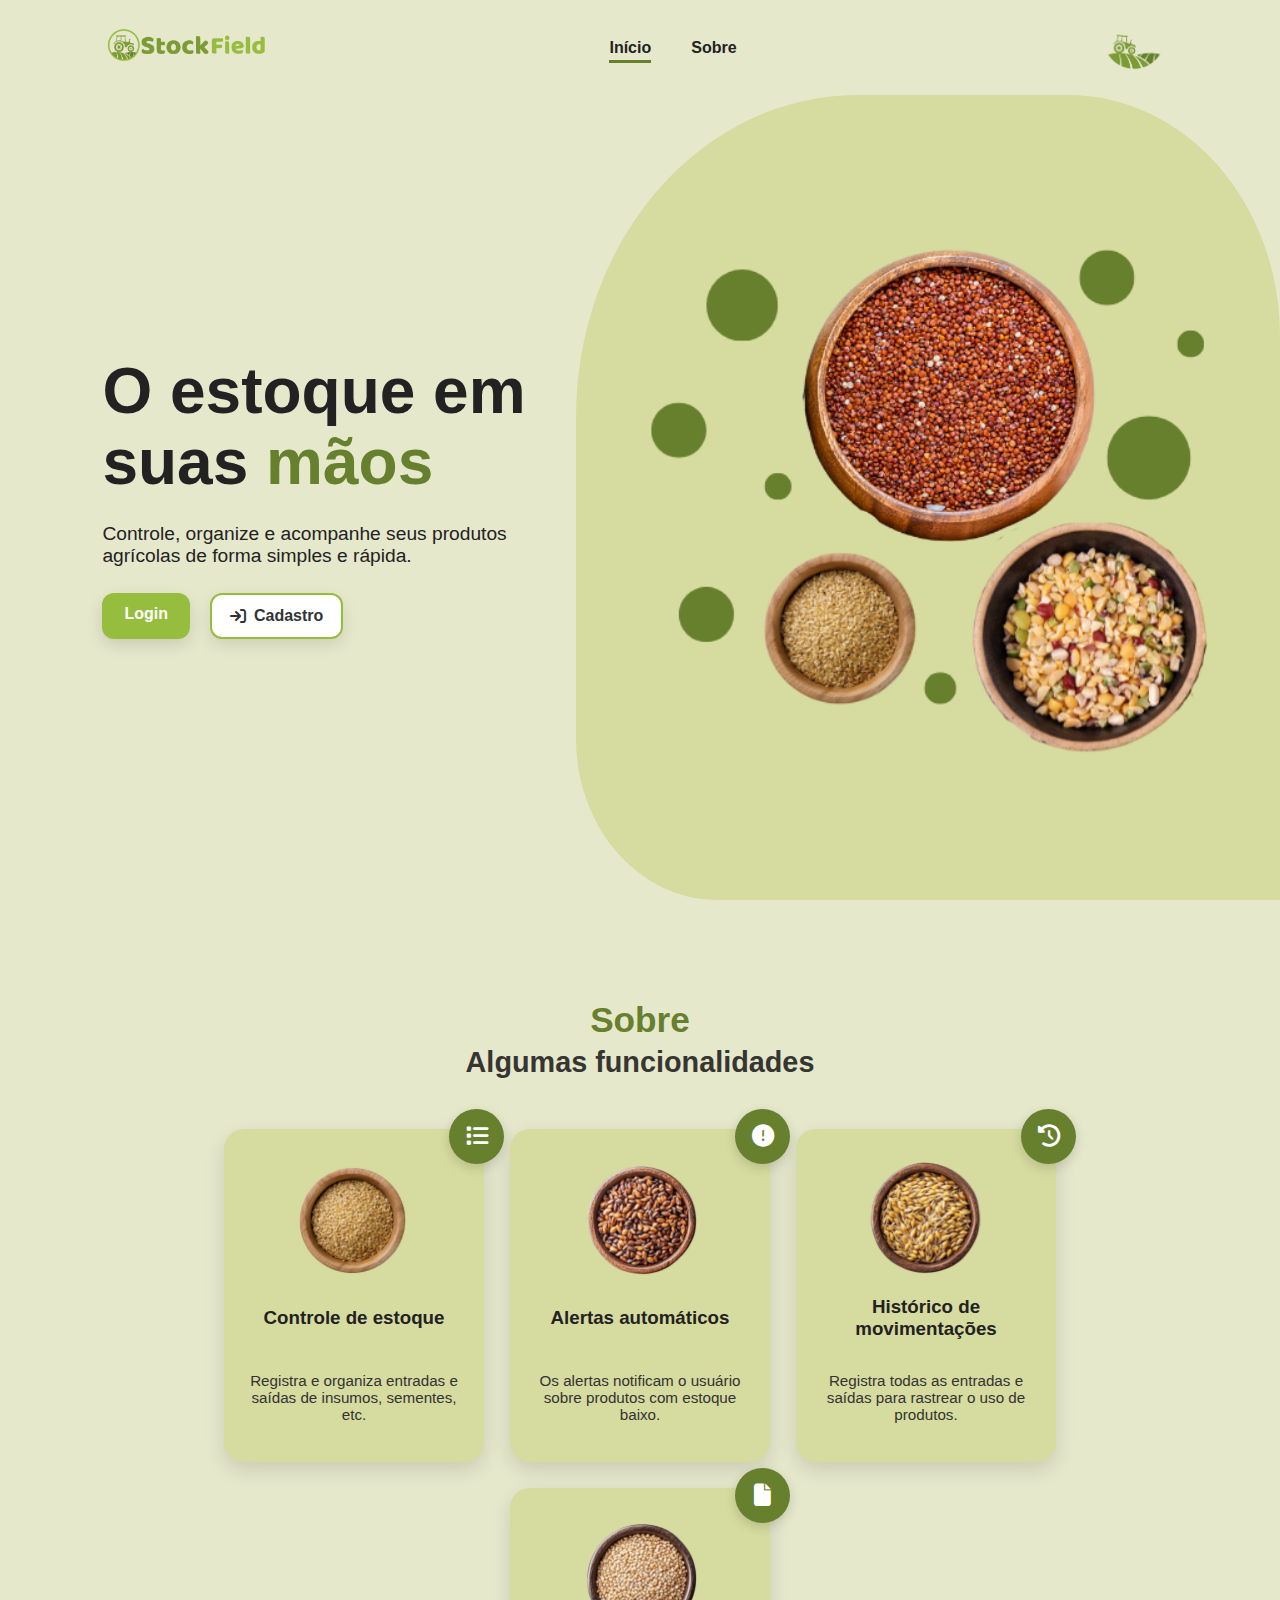
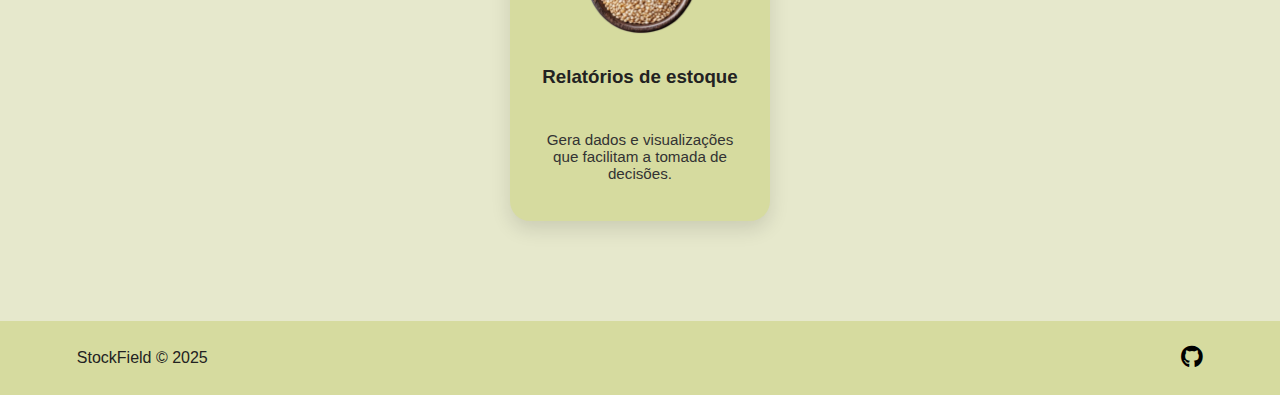
<file: templates/index.html>
<!DOCTYPE html>
<html lang="pt-br">
<head>
    <meta charset="UTF-8">
    <meta name="viewport" content="width=device-width, initial-scale=1.0">
    <link rel="stylesheet" href="https://cdnjs.cloudflare.com/ajax/libs/font-awesome/6.5.1/css/all.min.css">

    <link rel="stylesheet" href="/static/css/inicial.css">

    <title>Index</title>
</head>

<body>
    <header class="header">
        <nav class="navbar">
            <div class="nav-left">
                <img class="logo" src="/static/images/logo_colorida.png" alt="Logo StockField">
            </div>

            <ul class="nav-links">
                <li><a href="#home" class="active">Início</a></li>
                <li><a href="#sobre">Sobre</a></li>
            </ul>

            <img src="/static/images/ezgif.com-animated-gif-maker.gif" class="nav-gif" alt="Logo animada">

            <button class="mobile-btn" id="mobile-btn">
                <i class="fa-solid fa-bars"></i>
            </button>
        </nav>

        <div class="mobile-menu" id="mobile-menu">
            <a href="#home">Início</a>
            <a href="#sobre">Sobre</a>

            <button class="btn-default mobile-logo-btn">
                <img src="/static/images/logo_colorida.png" alt="Logo mobile">
            </button>
        </div>
    </header>

    <main>
        <section id="home" class="hero">
            <div class="shape-bg"></div>

            <div class="hero-content">
                <h1>O estoque em suas <span>mãos</span></h1>
                <p>Controle, organize e acompanhe seus produtos agrícolas de forma simples e rápida.</p>

                <div class="hero-buttons">
                    <a href="/login" class="btn-default">Login</a>

                    <a href="/cadastro" class="btn-outline">
                        <i class="fa fa-sign-in"></i> Cadastro
                    </a>
                </div>
            </div>

            <div class="hero-image">
                <img src="/static/images/image4.png" alt="Imagem principal">
            </div>
        </section>

        <section id="sobre" class="sobre">
            <h2 class="section-title">Sobre</h2>
            <h3 class="section-subtitle">Algumas funcionalidades</h3>

            <div class="cards">
                <div class="card">
                    <div class="card-icon"><i class="fa fa-list" aria-hidden="true"></i></div>
                    <img src="/static/images/grao1.png" alt="" class="card-img">
                    <h3>Controle de estoque</h3>
                    <p>Registra e organiza entradas e saídas de insumos, sementes, etc.</p>
                </div>

                <div class="card">
                    <div class="card-icon"><i class="fa-solid fa-circle-exclamation"></i></div>
                    <img src="/static/images/grao3.png" alt="" class="card-img">
                    <h3>Alertas automáticos</h3>
                    <p>Os alertas notificam o usuário sobre produtos com estoque baixo.</p>
                </div>

                <div class="card">
                    <div class="card-icon"><i class="fa fa-history" aria-hidden="true"></i></div>
                    <img src="/static/images/grao2.png" alt="" class="card-img">
                    <h3>Histórico de movimentações</h3>
                    <p>Registra todas as entradas e saídas para rastrear o uso de produtos.</p>
                </div>

                <div class="card">
                    <div class="card-icon"><i class="fa fa-file" aria-hidden="true"></i></div>
                    <img src="/static/images/grao4.png" alt="" class="card-img">
                    <h3>Relatórios de estoque</h3>
                    <p>Gera dados e visualizações que facilitam a tomada de decisões.</p>
                </div>
            </div>
        </section>
    </main>

    <footer class="footer">
        <p>StockField &copy; 2025</p>

        <div class="social">
            <a href="https://github.com/riverspaulo/StockField">
                <i class="fa-brands fa-github"></i>
            </a>
        </div>
    </footer>

    <script src="/static/js/inicial.js"></script>
</body>
</html>
</file>
<file: static/css/inicial.css>
* {
    margin: 0;
    padding: 0;
    box-sizing: border-box;
    font-family: 'Poppins', sans-serif;
}

html {
    scroll-behavior: smooth;
}

body {
    background-color: #e6e8cc;
    color: #222;
}

.btn-default {
    background-color: #96bd3e;
    padding: 12px 22px;
    border-radius: 12px;
    border: none;
    color: #fff;
    font-weight: 600;
    font-size: 1rem;
    cursor: pointer;
    transition: 0.25s ease;
    box-shadow: 0 6px 16px rgba(0,0,0,0.12);
    text-decoration: none;
}

.btn-default:hover {
    background-color: #7fa531;
    transform: translateY(-2px);
}

.btn-outline {
    padding: 12px 18px;
    border-radius: 12px;
    background: #fff;
    border: 2px solid #96bd3e;
    color: #333;
    font-weight: 600;
    display: flex;
    align-items: center;
    gap: 8px;
    transition: 0.25s ease;
    box-shadow: 0 6px 16px rgba(0,0,0,0.10);
    text-decoration: none;
}

.btn-outline:hover {
    background-color: #f2f2f2;
    transform: translateY(-2px);
}


.header {
    height: 95px;
    display: flex;
    align-items: center;
    padding: 0 8%;
    background-color: #e6e8cc;
    position: sticky;
    top: 0;
    z-index: 10;
    backdrop-filter: blur(4px);
}

.navbar {
    display: flex;
    justify-content: space-between;
    width: 100%;
    align-items: center;
}

.logo {
    height: 170px;
}

.nav-links {
    display: flex;
    gap: 40px;
    list-style: none;
}

.nav-links a {
    text-decoration: none;
    font-weight: 600;
    color: #222;
    padding-bottom: 4px;
    transition: 0.25s ease;
}

.nav-links a.active,
.nav-links a:hover {
    border-bottom: 3px solid #66802e;
}

.nav-gif {
    width: 90px;
    margin-left: 14px;
    transition: 0.3s ease;
}

.nav-gif:hover {
    transform: scale(1.06);
}

.mobile-btn {
    display: none;
    background: none;
    border: none;
    font-size: 1.6rem;
}

.mobile-menu {
    display: none;
    flex-direction: column;
    gap: 14px;
    background: #d6db9f;
    padding: 22px;
    text-align: center;
}

.mobile-menu a {
    text-decoration: none;
    font-weight: 600;
    color: #222;
}

.mobile-logo-btn img {
    width: 100px;
}

.hero {
    display: flex;
    align-items: center;
    min-height: calc(100vh - 95px);
    padding: 80px 8%;
    position: relative;
    overflow: hidden;
}

.shape-bg {
    background-color: #d6db9f;
    width: 55%;
    height: 100%;
    position: absolute;
    top: 0;
    right: 0;
    border-radius: 40% 30% 0 20%;
    z-index: 1;
}

.hero-content {
    z-index: 2;
    width: 40%;
    display: flex;
    flex-direction: column;
    gap: 26px;
}

.hero-content h1 {
    font-size: 4rem;
    line-height: 1.1;
}

.hero-content h1 span {
    color: #66802e;
}

.hero-content p {
    font-size: 1.2rem;
}

.hero-buttons {
    display: flex;
    gap: 20px;
}

.hero-image {
    z-index: 2;
    width: 58%;
    display: flex;
    justify-content: flex-end;
}

.hero-image img {
    max-height: 100%;     
    width: auto;          
    object-fit: contain;   
    object-position: center; 
    transform: scale(1.25);
    
}

.sobre {
    text-align: center;
    padding: 100px 8%;
}

.section-title {
    font-size: 2.2rem;
    margin-bottom: 6px;
    color: #66802e;
}

.section-subtitle {
    font-size: 1.8rem;
    opacity: 0.9;
}

.cards {
    margin-top: 50px;
    display: flex;
    gap: 26px;
    justify-content: center;
    flex-wrap: wrap;
}

.card {
    background-color: #d6db9f;
    padding: 30px 24px;
    border-radius: 20px;
    width: 260px; 
    display: flex;
    flex-direction: column;
    align-items: center;
    gap: 16px;
    position: relative;
    box-shadow: 0 8px 20px rgba(0,0,0,0.12);
    transition: 0.3s ease;
}

.card:hover {
    transform: translateY(-6px);
    box-shadow: 0 12px 26px rgba(0,0,0,0.16);
}

.card-icon {
    position: absolute;
    top: -20px;
    right: -20px;
    width: 55px;         
    height: 55px;        
    background-color: #66802e;
    border-radius: 50%;  
    display: flex;
    justify-content: center;
    align-items: center;
    color: white;
    font-size: 1.4rem;
    box-shadow: 0 4px 12px rgba(0,0,0,0.15);
}

.card-img {
    width: 120px;
}

.card p {
    min-height: 70px;      
    display: flex;
    align-items: center;
    justify-content: center;
    text-align: center;
    font-size: 0.95rem;
    color: #333;
    margin-top: 4px;
}

.card h3 {
    min-height: 48px;     
    display: flex;
    align-items: center;
    justify-content: center;
    text-align: center;
    
}

.footer {
    background-color: #d6db9f;
    padding: 24px 6%;
    display: flex;
    justify-content: space-between;
    align-items: center;
}

.social a {
    color: #000;
    font-size: 1.4rem;
}

/* RESPONSIVIDADE */

@media (max-width: 1100px) {
    .nav-links {
        display: none;
    }

    .mobile-btn {
        display: block;
    }

    .hero {
        flex-direction: column;
        text-align: center;
    }

    .hero-content {
        width: 100%;
    }

    .hero-image {
        display: none;
    }

    .shape-bg {
        display: none;
    }
}

@media (max-width: 600px) {
    .card {
        width: 90%;
    }
}
</file>
